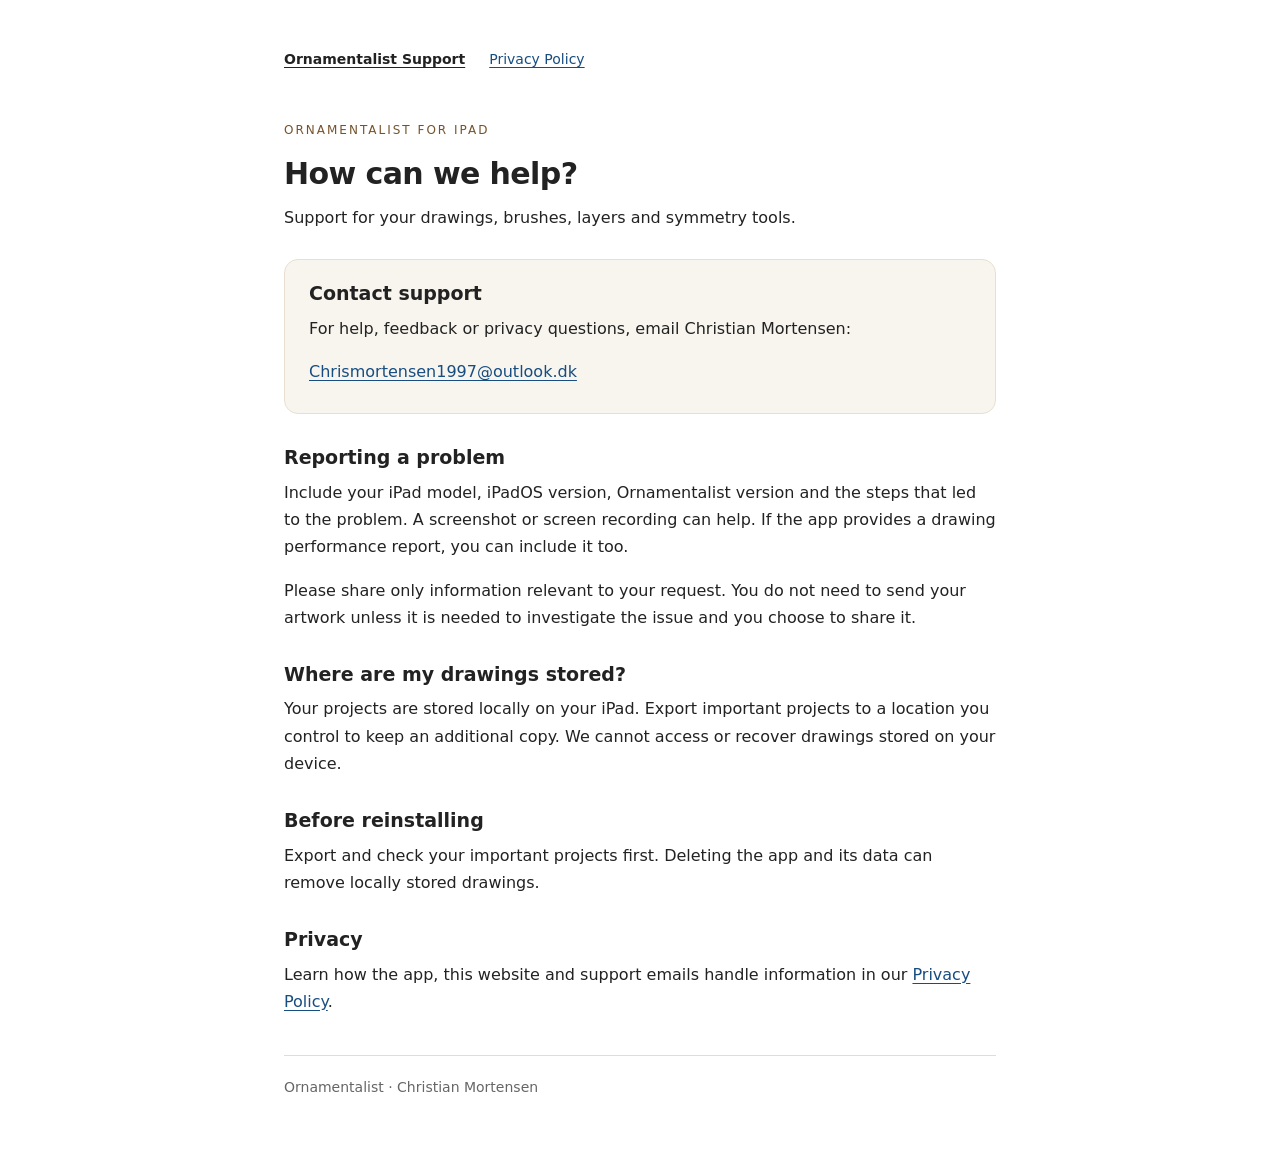
<file: website/index.html>
<!doctype html>
<html lang="en">
<head>
<meta charset="utf-8">
<meta name="viewport" content="width=device-width,initial-scale=1">
<meta name="description" content="Get support for Ornamentalist, the drawing and symmetry app for iPad.">
<title>Support — Ornamentalist</title>
<link rel="stylesheet" href="style.css">
</head>
<body><main>
<nav aria-label="Main navigation"><a href="index.html" aria-current="page">Ornamentalist Support</a><a href="privacy.html">Privacy Policy</a></nav>
<p class="eyebrow">ORNAMENTALIST FOR IPAD</p>
<h1>How can we help?</h1>
<p>Support for your drawings, brushes, layers and symmetry tools.</p>
<section class="contact" aria-labelledby="contact-heading">
<h2 id="contact-heading">Contact support</h2>
<p>For help, feedback or privacy questions, email Christian Mortensen:</p>
<p><a href="mailto:Chrismortensen1997@outlook.dk">Chrismortensen1997@outlook.dk</a></p>
</section>
<h2>Reporting a problem</h2>
<p>Include your iPad model, iPadOS version, Ornamentalist version and the steps that led to the problem. A screenshot or screen recording can help. If the app provides a drawing performance report, you can include it too.</p>
<p>Please share only information relevant to your request. You do not need to send your artwork unless it is needed to investigate the issue and you choose to share it.</p>
<h2>Where are my drawings stored?</h2>
<p>Your projects are stored locally on your iPad. Export important projects to a location you control to keep an additional copy. We cannot access or recover drawings stored on your device.</p>
<h2>Before reinstalling</h2>
<p>Export and check your important projects first. Deleting the app and its data can remove locally stored drawings.</p>
<h2>Privacy</h2>
<p>Learn how the app, this website and support emails handle information in our <a href="privacy.html">Privacy Policy</a>.</p>
<footer>Ornamentalist · Christian Mortensen</footer>
</main></body></html>
</file>
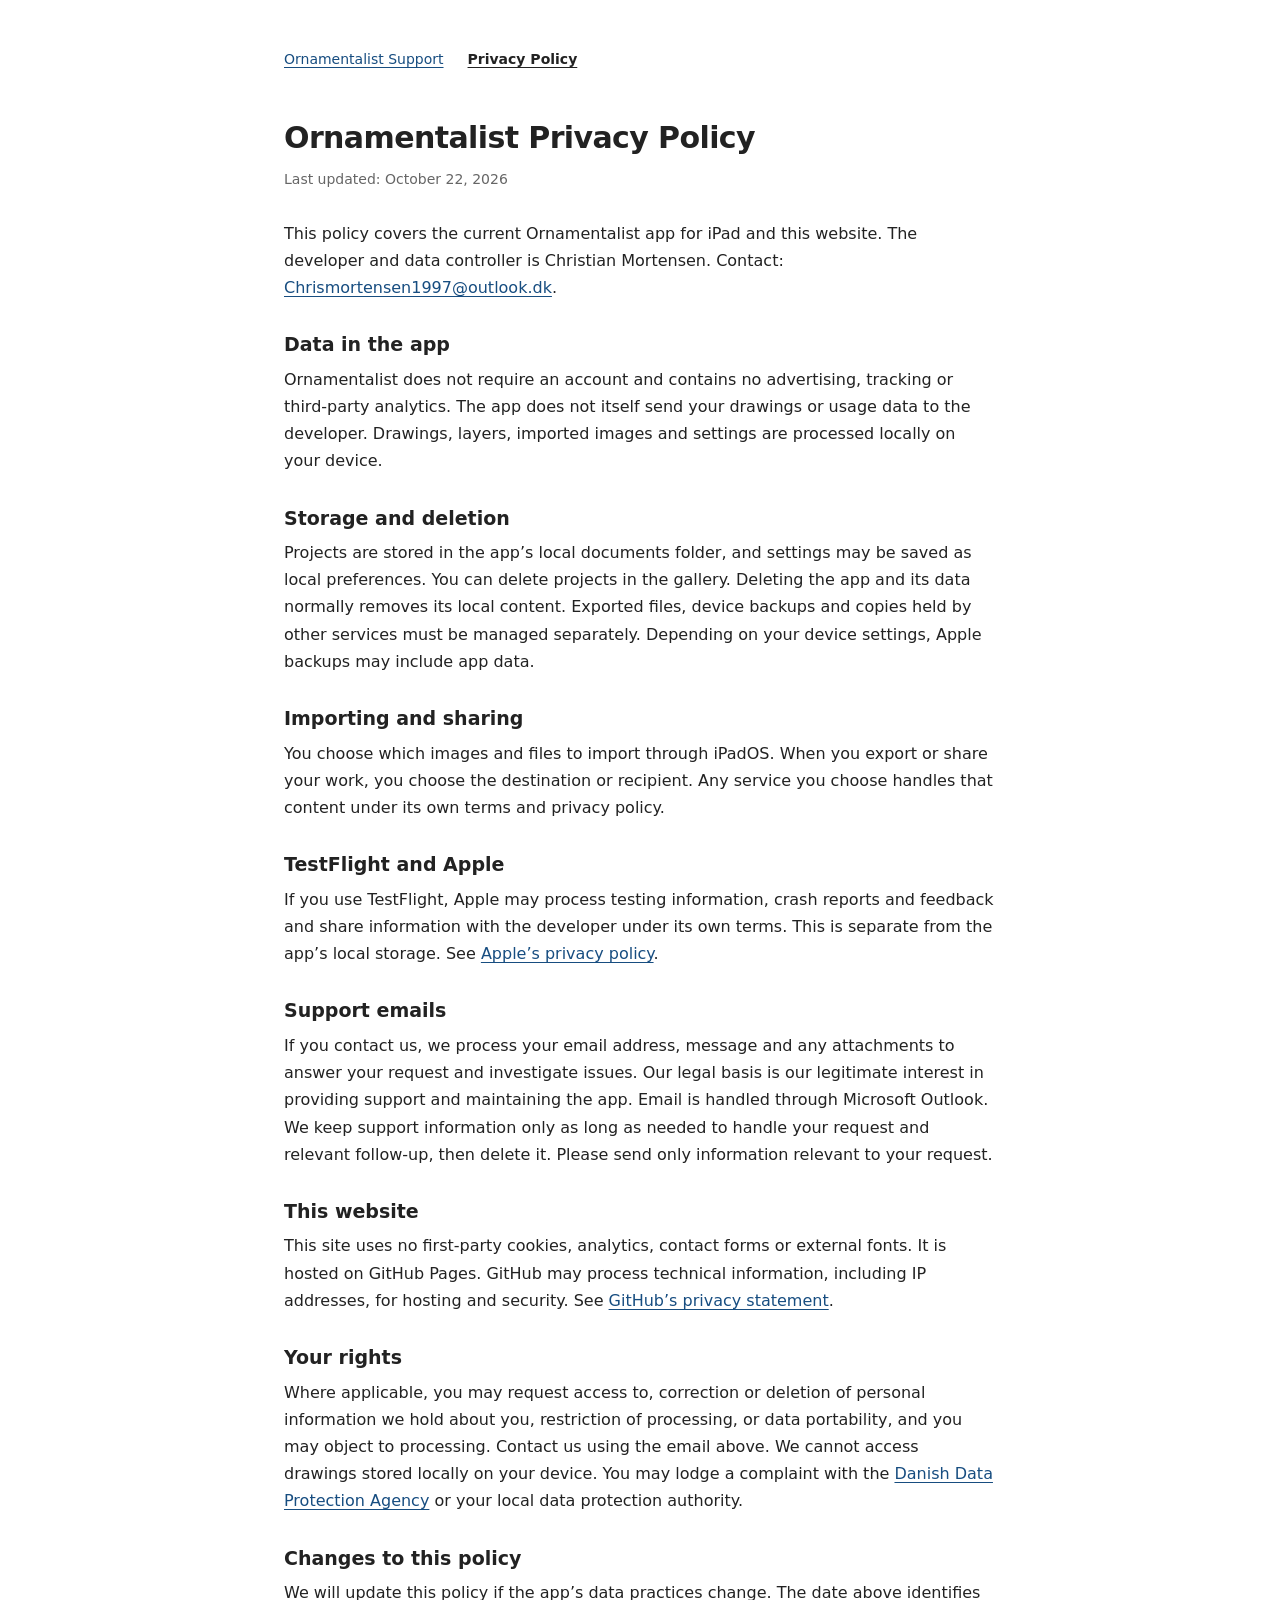
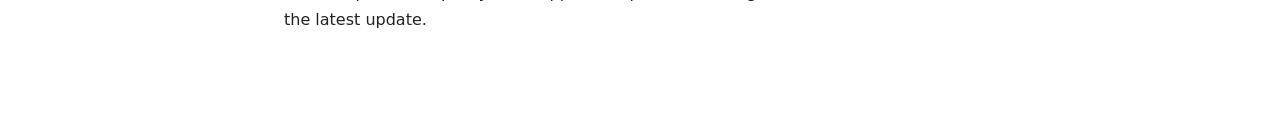
<file: website/privacy.html>
<!doctype html>
<html lang="en">
<head>
<meta charset="utf-8">
<meta name="viewport" content="width=device-width,initial-scale=1">
<meta name="description" content="Privacy policy for Ornamentalist for iPad.">
<title>Privacy Policy — Ornamentalist</title>
<link rel="stylesheet" href="style.css">
</head>
<body><main>
<nav aria-label="Main navigation"><a href="index.html">Ornamentalist Support</a><a href="privacy.html" aria-current="page">Privacy Policy</a></nav>
<h1>Ornamentalist Privacy Policy</h1>
<p class="updated">Last updated: October 22, 2026</p>
<p>This policy covers the current Ornamentalist app for iPad and this website. The developer and data controller is Christian Mortensen. Contact: <a href="mailto:Chrismortensen1997@outlook.dk">Chrismortensen1997@outlook.dk</a>.</p>
<h2>Data in the app</h2>
<p>Ornamentalist does not require an account and contains no advertising, tracking or third-party analytics. The app does not itself send your drawings or usage data to the developer. Drawings, layers, imported images and settings are processed locally on your device.</p>
<h2>Storage and deletion</h2>
<p>Projects are stored in the app’s local documents folder, and settings may be saved as local preferences. You can delete projects in the gallery. Deleting the app and its data normally removes its local content. Exported files, device backups and copies held by other services must be managed separately. Depending on your device settings, Apple backups may include app data.</p>
<h2>Importing and sharing</h2>
<p>You choose which images and files to import through iPadOS. When you export or share your work, you choose the destination or recipient. Any service you choose handles that content under its own terms and privacy policy.</p>
<h2>TestFlight and Apple</h2>
<p>If you use TestFlight, Apple may process testing information, crash reports and feedback and share information with the developer under its own terms. This is separate from the app’s local storage. See <a href="https://www.apple.com/legal/privacy/">Apple’s privacy policy</a>.</p>
<h2>Support emails</h2>
<p>If you contact us, we process your email address, message and any attachments to answer your request and investigate issues. Our legal basis is our legitimate interest in providing support and maintaining the app. Email is handled through Microsoft Outlook. We keep support information only as long as needed to handle your request and relevant follow-up, then delete it. Please send only information relevant to your request.</p>
<h2>This website</h2>
<p>This site uses no first-party cookies, analytics, contact forms or external fonts. It is hosted on GitHub Pages. GitHub may process technical information, including IP addresses, for hosting and security. See <a href="https://docs.github.com/en/site-policy/privacy-policies/github-general-privacy-statement">GitHub’s privacy statement</a>.</p>
<h2>Your rights</h2>
<p>Where applicable, you may request access to, correction or deletion of personal information we hold about you, restriction of processing, or data portability, and you may object to processing. Contact us using the email above. We cannot access drawings stored locally on your device. You may lodge a complaint with the <a href="https://www.datatilsynet.dk/english">Danish Data Protection Agency</a> or your local data protection authority.</p>
<h2>Changes to this policy</h2>
<p>We will update this policy if the app’s data practices change. The date above identifies the latest update.</p>
</main></body></html>
</file>
<file: website/style.css>
*{box-sizing:border-box}body{margin:0;background:#fff;color:#222;font:16px/1.7 system-ui,-apple-system,BlinkMacSystemFont,"Segoe UI",sans-serif}main{max-width:760px;margin:0 auto;padding:48px 24px 64px}h1{font-size:30px;line-height:1.2;letter-spacing:-.6px;margin:0 0 12px}h2{font-size:19px;line-height:1.4;margin:30px 0 8px}p{margin:0 0 16px}.updated{color:#666;font-size:14px;margin-bottom:28px}a{color:#174d80;overflow-wrap:anywhere;text-underline-offset:3px}a:focus-visible{outline:2px solid #174d80;outline-offset:3px}@media(max-width:480px){main{padding:32px 20px}h1{font-size:26px}}
nav{display:flex;flex-wrap:wrap;gap:12px 24px;margin-bottom:48px;font-size:14px}nav a[aria-current="page"]{color:#222;font-weight:600}.eyebrow{font-size:12px;letter-spacing:2px;color:#76532b}.contact{background:#f8f5ef;border:1px solid #e8dfd1;border-radius:14px;padding:0 24px 12px;margin:28px 0}.contact h2{margin-top:20px}footer{border-top:1px solid #ddd;margin-top:40px;padding-top:20px;color:#666;font-size:14px}
</file>
